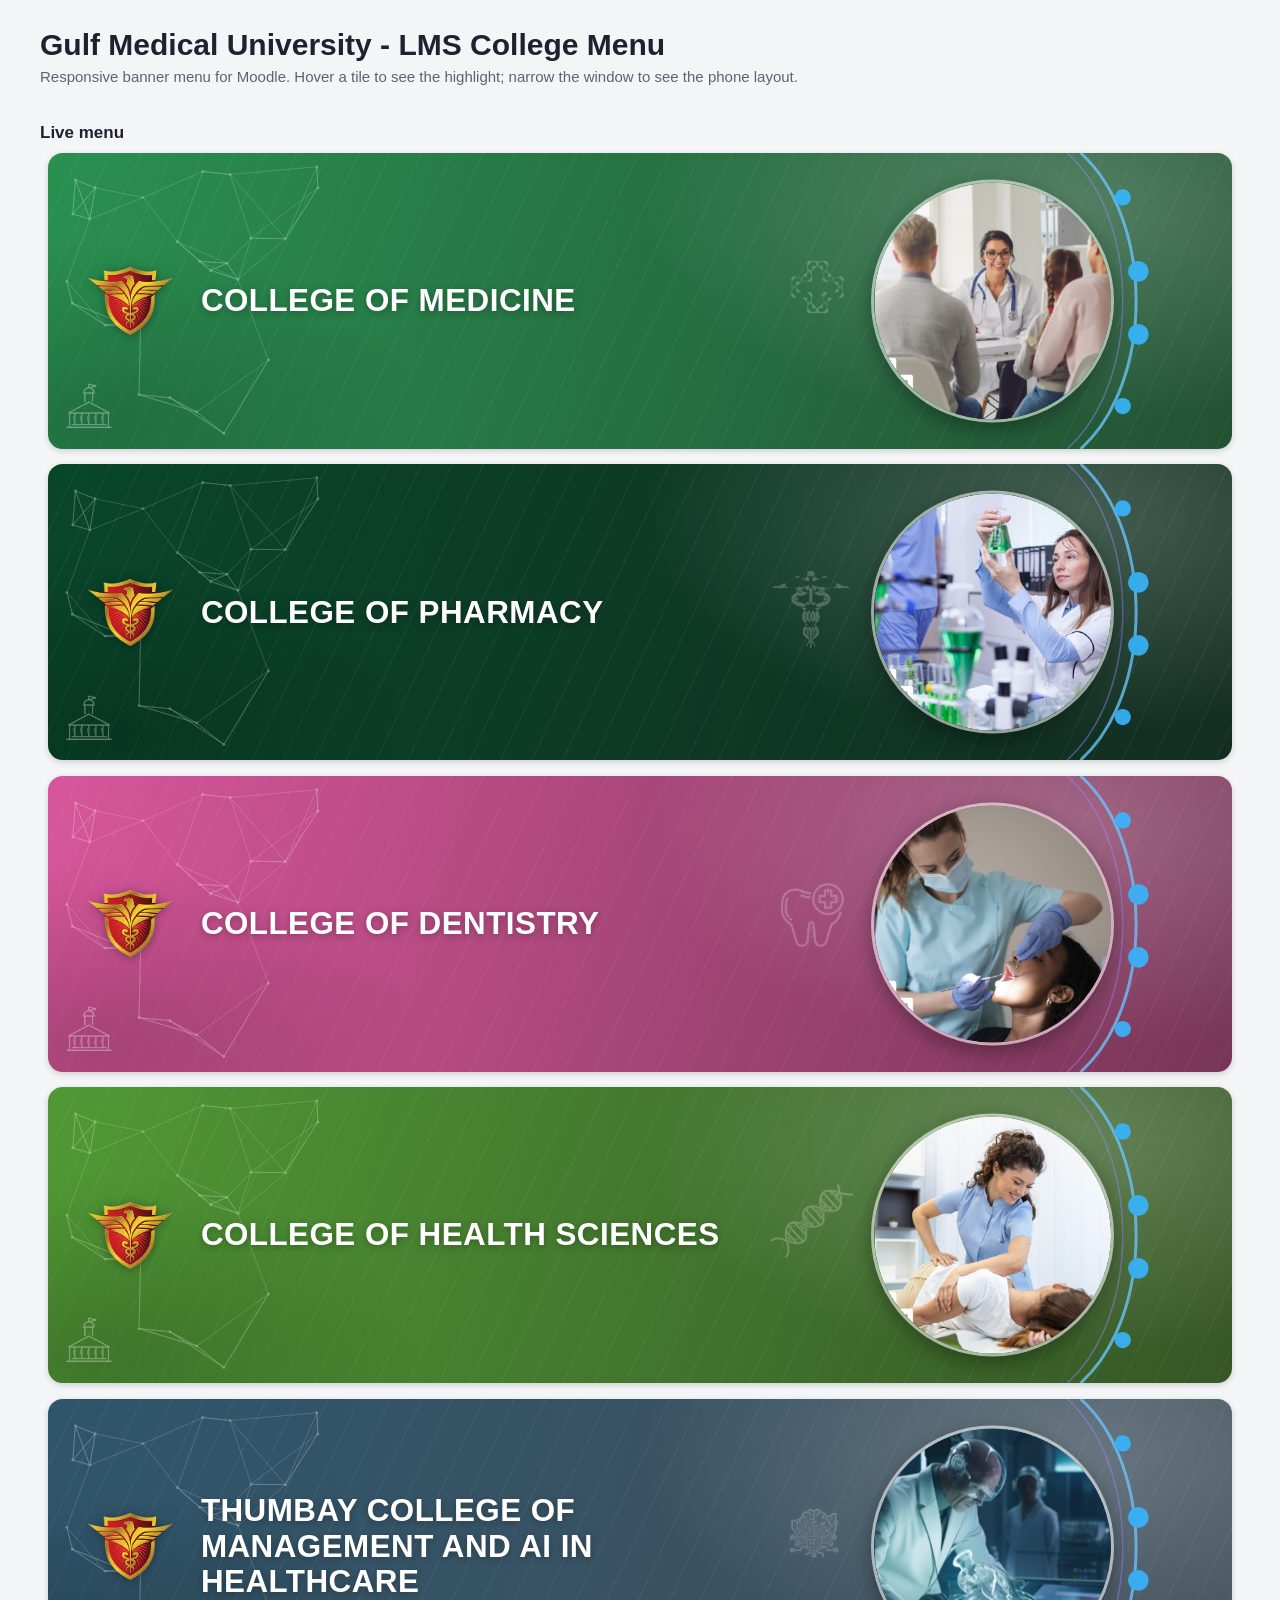
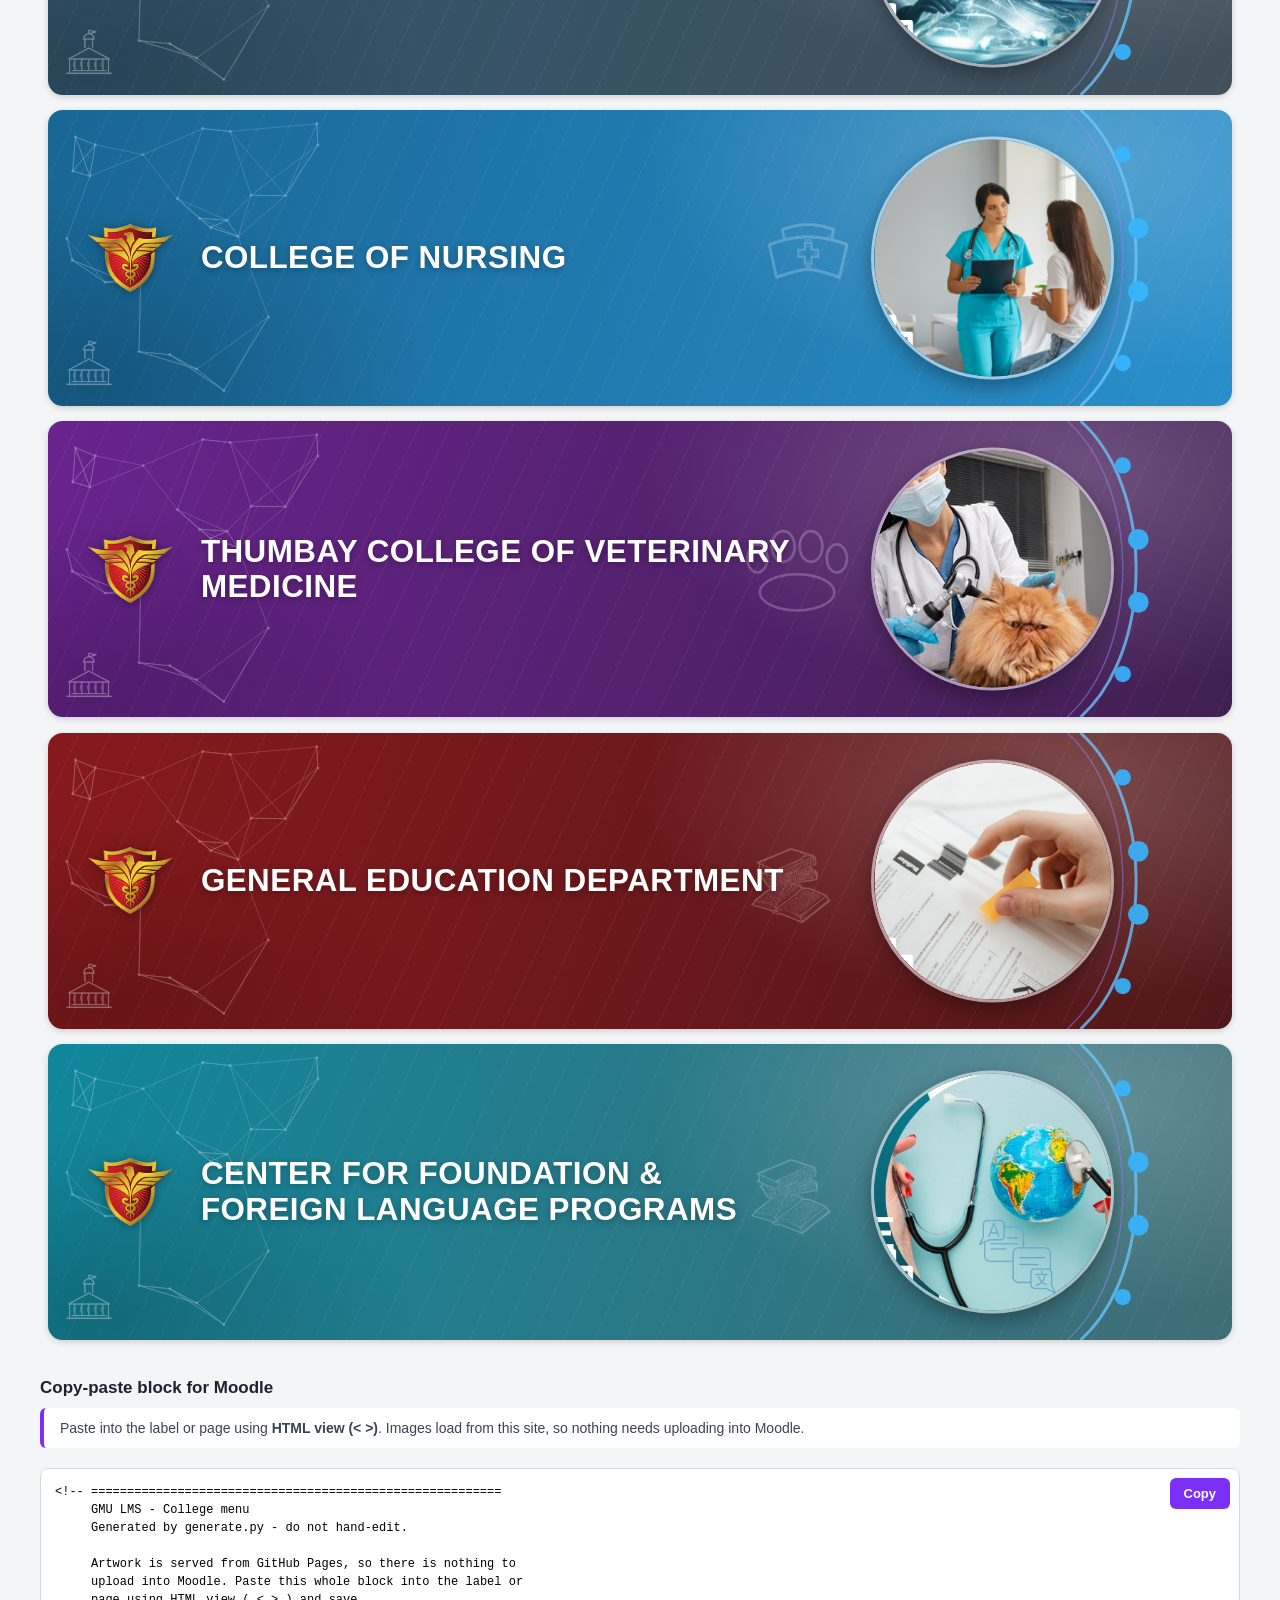
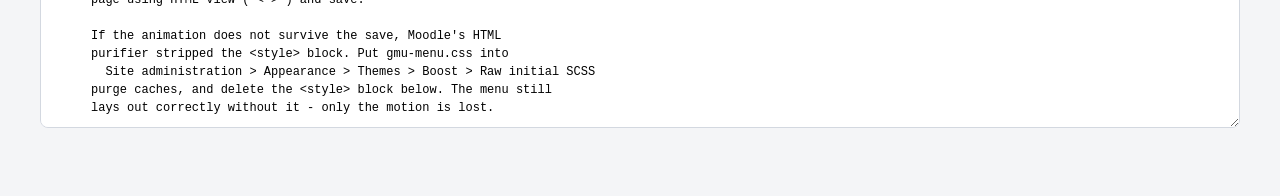
<file: index.html>
<!DOCTYPE html>
<html lang="en">
<head>
<meta charset="utf-8">
<meta name="viewport" content="width=device-width, initial-scale=1">
<title>GMU LMS - College Menu</title>
<script src="assets/particles.js" defer></script>
<style>
body { margin:0; font-family:-apple-system,Segoe UI,Roboto,Arial,sans-serif;
        background:#f4f5f7; color:#1c2230; }
.wrap { max-width:1200px; margin:0 auto; padding:28px 16px 64px; }
h1 { font-size:clamp(20px,3.4vw,30px); margin:0 0 6px; }
p.sub { margin:0 0 28px; color:#5a6473; font-size:15px; }
h2 { font-size:17px; margin:38px 0 10px; }
.note { background:#fff; border-left:4px solid #7b2ff7; padding:12px 16px;
         border-radius:6px; font-size:14px; color:#3a4354; margin:0 0 20px; }
.codebox { position:relative; }
textarea { width:100%; height:260px; font-family:ui-monospace,Consolas,monospace;
            font-size:12px; line-height:1.5; padding:14px; border:1px solid #d3d8e0;
            border-radius:8px; background:#fff; resize:vertical; box-sizing:border-box; }
button { position:absolute; top:10px; right:10px; background:#7b2ff7; color:#fff;
          border:0; border-radius:6px; padding:8px 14px; font-size:13px;
          font-weight:600; cursor:pointer; }
button:hover { background:#6825d1; }
code.inline { background:#e9ecf1; padding:2px 6px; border-radius:4px; font-size:13px; }
</style>
<style>
/* =========================================================
   GMU LMS - College menu  (v2, full redesign)

   WHAT CHANGED FROM v1
   The college name used to be baked into each banner PNG. That forced
   a crop trick on phones - shrink the whole 4:1 image and the title
   became ~11px tall, so the CSS cropped the banner from the right to
   enlarge it. Titles are now real HTML text over a generated card, so
   they scale, wrap, translate, and are selectable. The crop hack and
   its measured 58.6% limit are gone.

   WHY EVERY SIZE IS IN vw / %
   The Moodle embed is an iframe, and Moodle's purifier strips <script>,
   so the frame cannot report its height to the parent. Instead the page
   is built so its height is EXACTLY proportional to its width, letting a
   single CSS aspect-ratio fit the frame with no JavaScript. That only
   holds if every vertical dimension scales with width - hence vw for
   type and %, not px, for spacing. A stray px value here will desync
   the iframe height. See generate.py.

   Inside an iframe 1vw = 1% of the IFRAME width, which is what we want.

   Prefix "gmu-" throughout so nothing collides with Boost.
   ========================================================= */

.gmu-menu {
  max-width: 1200px;
  margin: 0 auto;
  padding: 0 8px;
  box-sizing: border-box;
}

/* ---------------- the card ---------------- */
.gmu-tile {
  display: block;
  position: relative;
  overflow: hidden;
  text-decoration: none;
  aspect-ratio: 4 / 1;                       /* desktop default */
  /* Gap is a PERCENTAGE, which resolves against width, so total page height
     stays exactly proportional to width and the iframe aspect-ratio holds.
     generate.py parses this number - do not switch it to px. */
  margin: 0 0 1.3%;
  border-radius: 1.15vw;
  background: linear-gradient(105deg, var(--from) 0%, var(--to) 100%);
  box-shadow: 0 0.15vw 0.5vw rgba(0,0,0,.16);
  isolation: isolate;
  transform: translateZ(0);
  transition: transform .35s cubic-bezier(.2,.7,.3,1),
              box-shadow .35s cubic-bezier(.2,.7,.3,1);
}

.gmu-tile:last-child { margin-bottom: 0; }

/* =========================================================
   DECORATIVE LAYERS
   The v1 banners carried a graphic language that v2 lost: a
   constellation of linked nodes down the left, a blue arc with
   dots on the right, and a subject line-icon per college. Those
   icons ARE the originals, lifted out of the artwork as white
   alpha PNGs so they can be tinted and scaled freely. The paw and
   the campus building are drawn to match, because Veterinary had
   inherited Medicine's cross and no building mark existed.

   Every layer is sized in %, so the page stays exactly
   proportional to its width - see the note at the top of this file.
   ========================================================= */

/* soft bloom + faint diagonal hatching */
.gmu-tile__bg {
  position: absolute;
  inset: 0;
  pointer-events: none;
  z-index: 0;
  background:
    radial-gradient(58% 120% at 86% 18%, rgba(255,255,255,.22), transparent 62%),
    radial-gradient(40% 90% at 4% 92%, rgba(0,0,0,.20), transparent 70%),
    repeating-linear-gradient(115deg,
      rgba(255,255,255,.055) 0 1px, transparent 1px 2.2vw);
}

/* constellation, far left */
.gmu-tile__mesh {
  position: absolute;
  left: 0; top: 0; bottom: 0;
  width: 24%;
  pointer-events: none;
  opacity: .40;
  z-index: 0;
  background: url("assets/deco/constellation.svg") left center / 100% 100% no-repeat;
}

/* campus building mark, bottom-left - sits below the shield, not behind it */
.gmu-tile__building {
  position: absolute;
  left: 1.2%;
  bottom: 6%;
  width: 4.6%;
  aspect-ratio: 169 / 152;
  pointer-events: none;
  opacity: .34;
  z-index: 1;
  background: url("assets/deco/building.png") center / contain no-repeat;
}

/* Blue arc. It must clear the photo's right edge or it is invisible:
   background-size:contain renders it at height/2 wide regardless of the
   box, so an over-wide box just centres it behind the circle. The photo
   sits at right:10% to leave this gap, as the v1 banners did. */
.gmu-tile__arc {
  position: absolute;
  right: 1.5%;
  top: 0; bottom: 0;
  width: 15%;
  pointer-events: none;
  opacity: .9;
  z-index: 1;
  background: url("assets/deco/arc.svg") center / contain no-repeat;
}

/* subject line-icon, watermarked between the title and the photo */
.gmu-tile__icon {
  position: absolute;
  right: 32%;
  top: 50%;
  transform: translateY(-50%);
  width: 9.5%;
  pointer-events: none;
  opacity: .22;
  z-index: 1;
}

/* =========================================================
   NODE NETWORK
   Sparse linked nodes drawn to a canvas by assets/particles.js, one
   per tile, nudged aside by the cursor. This replaced three layers of
   CSS dot-fields: those were a drifting dust cloud that could not react
   to the pointer, and were too busy.

   The container is zero-size and the canvas inside it is absolutely
   positioned, so nothing here participates in layout - the iframe
   height stays a fixed ratio of its width.

   pointer-events:none matters: each tile is a link, and the canvas
   covers it completely. The script tracks the pointer on window.

   Without JavaScript this stays empty and the card keeps its
   gradient, mesh, arc, icon and photo.
   ========================================================= */
.gmu-tile__particles {
  position: absolute;
  inset: 0;
  z-index: 1;
  pointer-events: none;
  overflow: hidden;
}

.gmu-tile__particles canvas {
  position: absolute;
  top: 0;
  left: 0;
  pointer-events: none;
  opacity: .85;
  transition: opacity .35s ease;
}

@media (hover: hover) {
  .gmu-tile:hover .gmu-tile__particles canvas { opacity: 1; }
}

/* ---------------- content ---------------- */
.gmu-tile__body {
  position: absolute;
  inset: 0;
  display: flex;
  align-items: center;
  gap: 2.2vw;
  /* Right padding must clear the photo, which starts at 100% - 10% - 20% = 70%.
     Keep a margin: text ending flush against the circle reads as a collision. */
  padding: 0 36% 0 3.4%;
  box-sizing: border-box;
  z-index: 2;
}

.gmu-tile__shield {
  flex: 0 0 auto;
  width: 6.6vw;
  height: auto;
  display: block;
  filter: drop-shadow(0 0.15vw 0.35vw rgba(0,0,0,.35));
}

.gmu-tile__name {
  font-family: Montserrat, "Segoe UI", Arial, sans-serif;
  font-weight: 800;
  font-size: 2.45vw;
  line-height: 1.14;
  letter-spacing: .015em;
  text-transform: uppercase;
  color: #fff;
  text-shadow: 0 0.15vw 0.6vw rgba(0,0,0,.28);
}

/* ---------------- photo ---------------- */
.gmu-tile__photo {
  position: absolute;
  right: 10%;
  top: 50%;
  transform: translateY(-50%);
  width: 20%;
  aspect-ratio: 1;
  object-fit: cover;
  border-radius: 50%;
  border: 0.3vw solid rgba(255,255,255,.55);
  box-shadow: 0 0.5vw 1.6vw rgba(0,0,0,.34);
  z-index: 2;
  transition: transform .55s cubic-bezier(.2,.7,.3,1);
}

/* ---------------- entrance ---------------- */
@keyframes gmu-rise {
  from { opacity: 0; transform: translateY(18px); }
  to   { opacity: 1; transform: translateY(0); }
}
.gmu-tile {
  opacity: 0;
  animation: gmu-rise .6s cubic-bezier(.2,.7,.3,1) forwards;
}
.gmu-tile:nth-child(1) { animation-delay: .05s; }
.gmu-tile:nth-child(2) { animation-delay: .11s; }
.gmu-tile:nth-child(3) { animation-delay: .17s; }
.gmu-tile:nth-child(4) { animation-delay: .23s; }
.gmu-tile:nth-child(5) { animation-delay: .29s; }
.gmu-tile:nth-child(6) { animation-delay: .35s; }
.gmu-tile:nth-child(7) { animation-delay: .41s; }
.gmu-tile:nth-child(8) { animation-delay: .47s; }
.gmu-tile:nth-child(9) { animation-delay: .53s; }

/* ---------------- hover / focus ---------------- */
@media (hover: hover) {
  .gmu-tile:hover {
    transform: translateY(-0.4vw);
    box-shadow: 0 1.1vw 2.4vw rgba(0,0,0,.32);
  }
  .gmu-tile:hover .gmu-tile__photo { transform: translateY(-50%) scale(1.07); }
  .gmu-tile:hover::after {
    opacity: 1;
    animation: gmu-sweep .85s cubic-bezier(.25,.6,.3,1);
  }
}

/* highlight ring */
.gmu-tile::before {
  content: "";
  position: absolute;
  inset: 0;
  border-radius: inherit;
  border: 0.16vw solid rgba(255,255,255,.85);
  opacity: 0;
  pointer-events: none;
  transition: opacity .35s ease;
  z-index: 3;
}
.gmu-tile:hover::before,
.gmu-tile:focus-visible::before { opacity: 1; }

/* shine sweep */
.gmu-tile::after {
  content: "";
  position: absolute;
  top: 0; bottom: 0;
  left: -60%;
  width: 45%;
  pointer-events: none;
  z-index: 3;
  background: linear-gradient(100deg,
              rgba(255,255,255,0) 0%,
              rgba(255,255,255,.34) 50%,
              rgba(255,255,255,0) 100%);
  transform: skewX(-18deg);
  opacity: 0;
}
@keyframes gmu-sweep {
  from { left: -60%; }
  to   { left: 115%; }
}

.gmu-tile:focus-visible {
  outline: 0.25vw solid #ffd34d;
  outline-offset: 0.25vw;
}

/* =========================================================
   DEVICE BANDS
   Only the tile aspect and the type scale change. Because the
   title is live text, nothing is ever cropped - the card simply
   gets proportionally taller and the type proportionally larger
   on small screens. Keep these in sync with BANDS in generate.py,
   which derives the iframe height from them.
   ========================================================= */

/* large phone / small tablet */
@media (max-width: 780px) {
  .gmu-tile        { aspect-ratio: 16 / 5; border-radius: 1.6vw; }
  .gmu-tile__name  { font-size: 3.1vw; }
  .gmu-tile__shield{ width: 8vw; }
  .gmu-tile__body  { padding-right: 33%; gap: 2.4vw; }
}

/* small phone */
@media (max-width: 430px) {
  .gmu-tile        { aspect-ratio: 12 / 5; border-radius: 2.2vw; }
  .gmu-tile__name  { font-size: 4.15vw; }
  .gmu-tile__shield{ width: 10vw; }
  .gmu-tile__body  { padding: 0 37% 0 4.5%; gap: 3vw; }
  .gmu-tile__photo { width: 22%; border-width: 0.5vw; }
}

/* ---------------- reduced motion ---------------- */
@media (prefers-reduced-motion: reduce) {
  .gmu-tile, .gmu-tile__photo {
    animation: none !important;
    transition: none !important;
    opacity: 1 !important;
  }
  .gmu-tile { transform: none !important; }
  .gmu-tile__photo { transform: translateY(-50%) !important; }
  .gmu-tile::after { display: none; }
  /* particles.js also checks prefers-reduced-motion and draws a
     single static frame instead of animating. */
}
</style>
</head>
<body>
<div class="wrap">

  <h1>Gulf Medical University - LMS College Menu</h1>
  <p class="sub">Responsive banner menu for Moodle. Hover a tile to see the highlight;
     narrow the window to see the phone layout.</p>

  <h2>Live menu</h2>
<div class="gmu-menu" style="max-width:1200px;margin:0 auto;padding:0 8px;box-sizing:border-box;">

  <a class="gmu-tile" href="https://lms.gmu.ac.ae/moodle/course/index.php?categoryid=2"
     style="--from:#299050;--to:#235233">
    <span class="gmu-tile__bg"></span>
    <span class="gmu-tile__mesh"></span>
    <span class="gmu-tile__building"></span>
    <span class="gmu-tile__arc"></span>
    <span class="gmu-tile__particles"></span>
    <img class="gmu-tile__icon" src="assets/icons/01-college-of-medicine.png" alt="">
    <span class="gmu-tile__body">
      <img class="gmu-tile__shield" src="assets/shield.png" alt="">
      <span class="gmu-tile__name">College of Medicine</span>
    </span>
    <img class="gmu-tile__photo" src="assets/photos/01-college-of-medicine.png" alt="">
  </a>

  <a class="gmu-tile" href="https://lms.gmu.ac.ae/moodle/course/index.php?categoryid=4"
     style="--from:#08462a;--to:#132e21">
    <span class="gmu-tile__bg"></span>
    <span class="gmu-tile__mesh"></span>
    <span class="gmu-tile__building"></span>
    <span class="gmu-tile__arc"></span>
    <span class="gmu-tile__particles"></span>
    <img class="gmu-tile__icon" src="assets/icons/02-college-of-pharmacy.png" alt="">
    <span class="gmu-tile__body">
      <img class="gmu-tile__shield" src="assets/shield.png" alt="">
      <span class="gmu-tile__name">College of Pharmacy</span>
    </span>
    <img class="gmu-tile__photo" src="assets/photos/02-college-of-pharmacy.png" alt="">
  </a>

  <a class="gmu-tile" href="https://lms.gmu.ac.ae/moodle/course/index.php?categoryid=3"
     style="--from:#d7569b;--to:#773657">
    <span class="gmu-tile__bg"></span>
    <span class="gmu-tile__mesh"></span>
    <span class="gmu-tile__building"></span>
    <span class="gmu-tile__arc"></span>
    <span class="gmu-tile__particles"></span>
    <img class="gmu-tile__icon" src="assets/icons/03-college-of-dentistry.png" alt="">
    <span class="gmu-tile__body">
      <img class="gmu-tile__shield" src="assets/shield.png" alt="">
      <span class="gmu-tile__name">College of Dentistry</span>
    </span>
    <img class="gmu-tile__photo" src="assets/photos/03-college-of-dentistry.png" alt="">
  </a>

  <a class="gmu-tile" href="https://lms.gmu.ac.ae/moodle/course/index.php?categoryid=5"
     style="--from:#509935;--to:#365626">
    <span class="gmu-tile__bg"></span>
    <span class="gmu-tile__mesh"></span>
    <span class="gmu-tile__building"></span>
    <span class="gmu-tile__arc"></span>
    <span class="gmu-tile__particles"></span>
    <img class="gmu-tile__icon" src="assets/icons/04-college-of-health-sciences.png" alt="">
    <span class="gmu-tile__body">
      <img class="gmu-tile__shield" src="assets/shield.png" alt="">
      <span class="gmu-tile__name">College of Health Sciences</span>
    </span>
    <img class="gmu-tile__photo" src="assets/photos/04-college-of-health-sciences.png" alt="">
  </a>

  <a class="gmu-tile" href="https://lms.gmu.ac.ae/moodle/course/index.php?categoryid=6"
     style="--from:#2f556b;--to:#42505b">
    <span class="gmu-tile__bg"></span>
    <span class="gmu-tile__mesh"></span>
    <span class="gmu-tile__building"></span>
    <span class="gmu-tile__arc"></span>
    <span class="gmu-tile__particles"></span>
    <img class="gmu-tile__icon" src="assets/icons/05-management-and-ai.png" alt="">
    <span class="gmu-tile__body">
      <img class="gmu-tile__shield" src="assets/shield.png" alt="">
      <span class="gmu-tile__name">Thumbay College of Management and AI in Healthcare</span>
    </span>
    <img class="gmu-tile__photo" src="assets/photos/05-management-and-ai.png" alt="">
  </a>

  <a class="gmu-tile" href="https://lms.gmu.ac.ae/moodle/course/index.php?categoryid=541"
     style="--from:#186694;--to:#298fcb">
    <span class="gmu-tile__bg"></span>
    <span class="gmu-tile__mesh"></span>
    <span class="gmu-tile__building"></span>
    <span class="gmu-tile__arc"></span>
    <span class="gmu-tile__particles"></span>
    <img class="gmu-tile__icon" src="assets/icons/06-college-of-nursing.png" alt="">
    <span class="gmu-tile__body">
      <img class="gmu-tile__shield" src="assets/shield.png" alt="">
      <span class="gmu-tile__name">College of Nursing</span>
    </span>
    <img class="gmu-tile__photo" src="assets/photos/06-college-of-nursing.png" alt="">
  </a>

  <a class="gmu-tile" href="https://lms.gmu.ac.ae/moodle/course/index.php?categoryid=2712"
     style="--from:#69238e;--to:#402051">
    <span class="gmu-tile__bg"></span>
    <span class="gmu-tile__mesh"></span>
    <span class="gmu-tile__building"></span>
    <span class="gmu-tile__arc"></span>
    <span class="gmu-tile__particles"></span>
    <img class="gmu-tile__icon" src="assets/icons/07-veterinary-medicine.png" alt="">
    <span class="gmu-tile__body">
      <img class="gmu-tile__shield" src="assets/shield.png" alt="">
      <span class="gmu-tile__name">Thumbay College of Veterinary Medicine</span>
    </span>
    <img class="gmu-tile__photo" src="assets/photos/07-veterinary-medicine.png" alt="">
  </a>

  <a class="gmu-tile" href="https://lms.gmu.ac.ae/moodle/course/index.php?categoryid=1527"
     style="--from:#87191d;--to:#50181a">
    <span class="gmu-tile__bg"></span>
    <span class="gmu-tile__mesh"></span>
    <span class="gmu-tile__building"></span>
    <span class="gmu-tile__arc"></span>
    <span class="gmu-tile__particles"></span>
    <img class="gmu-tile__icon" src="assets/icons/08-general-education-department.png" alt="">
    <span class="gmu-tile__body">
      <img class="gmu-tile__shield" src="assets/shield.png" alt="">
      <span class="gmu-tile__name">General Education Department</span>
    </span>
    <img class="gmu-tile__photo" src="assets/photos/08-general-education-department.png" alt="">
  </a>

  <a class="gmu-tile" href="https://lms.gmu.ac.ae/moodle/course/index.php?categoryid=2200"
     style="--from:#10869b;--to:#406d75">
    <span class="gmu-tile__bg"></span>
    <span class="gmu-tile__mesh"></span>
    <span class="gmu-tile__building"></span>
    <span class="gmu-tile__arc"></span>
    <span class="gmu-tile__particles"></span>
    <img class="gmu-tile__icon" src="assets/icons/09-foundation-foreign-language.png" alt="">
    <span class="gmu-tile__body">
      <img class="gmu-tile__shield" src="assets/shield.png" alt="">
      <span class="gmu-tile__name">Center for Foundation &amp; Foreign Language Programs</span>
    </span>
    <img class="gmu-tile__photo" src="assets/photos/09-foundation-foreign-language.png" alt="">
  </a>

</div>

  <h2>Copy-paste block for Moodle</h2>
  <div class="note">
    Paste into the label or page using <strong>HTML view (&lt; &gt;)</strong>.
    Images load from this site, so nothing needs uploading into Moodle.
  </div>
  <div class="codebox">
    <button onclick="var t=document.getElementById('snip');t.select();
            document.execCommand('copy');this.textContent='Copied';">Copy</button>
    <textarea id="snip" readonly>&lt;!-- =========================================================
     GMU LMS - College menu
     Generated by generate.py - do not hand-edit.

     Artwork is served from GitHub Pages, so there is nothing to
     upload into Moodle. Paste this whole block into the label or
     page using HTML view ( &lt; &gt; ) and save.

     If the animation does not survive the save, Moodle&#x27;s HTML
     purifier stripped the &lt;style&gt; block. Put gmu-menu.css into
       Site administration &gt; Appearance &gt; Themes &gt; Boost &gt; Raw initial SCSS
     purge caches, and delete the &lt;style&gt; block below. The menu still
     lays out correctly without it - only the motion is lost.

     Artwork source: https://mygmu.github.io/MOODLE-MENU/assets/
     ========================================================= --&gt;

&lt;style&gt;
/* =========================================================
   GMU LMS - College menu  (v2, full redesign)

   WHAT CHANGED FROM v1
   The college name used to be baked into each banner PNG. That forced
   a crop trick on phones - shrink the whole 4:1 image and the title
   became ~11px tall, so the CSS cropped the banner from the right to
   enlarge it. Titles are now real HTML text over a generated card, so
   they scale, wrap, translate, and are selectable. The crop hack and
   its measured 58.6% limit are gone.

   WHY EVERY SIZE IS IN vw / %
   The Moodle embed is an iframe, and Moodle&#x27;s purifier strips &lt;script&gt;,
   so the frame cannot report its height to the parent. Instead the page
   is built so its height is EXACTLY proportional to its width, letting a
   single CSS aspect-ratio fit the frame with no JavaScript. That only
   holds if every vertical dimension scales with width - hence vw for
   type and %, not px, for spacing. A stray px value here will desync
   the iframe height. See generate.py.

   Inside an iframe 1vw = 1% of the IFRAME width, which is what we want.

   Prefix &quot;gmu-&quot; throughout so nothing collides with Boost.
   ========================================================= */

.gmu-menu {
  max-width: 1200px;
  margin: 0 auto;
  padding: 0 8px;
  box-sizing: border-box;
}

/* ---------------- the card ---------------- */
.gmu-tile {
  display: block;
  position: relative;
  overflow: hidden;
  text-decoration: none;
  aspect-ratio: 4 / 1;                       /* desktop default */
  /* Gap is a PERCENTAGE, which resolves against width, so total page height
     stays exactly proportional to width and the iframe aspect-ratio holds.
     generate.py parses this number - do not switch it to px. */
  margin: 0 0 1.3%;
  border-radius: 1.15vw;
  background: linear-gradient(105deg, var(--from) 0%, var(--to) 100%);
  box-shadow: 0 0.15vw 0.5vw rgba(0,0,0,.16);
  isolation: isolate;
  transform: translateZ(0);
  transition: transform .35s cubic-bezier(.2,.7,.3,1),
              box-shadow .35s cubic-bezier(.2,.7,.3,1);
}

.gmu-tile:last-child { margin-bottom: 0; }

/* =========================================================
   DECORATIVE LAYERS
   The v1 banners carried a graphic language that v2 lost: a
   constellation of linked nodes down the left, a blue arc with
   dots on the right, and a subject line-icon per college. Those
   icons ARE the originals, lifted out of the artwork as white
   alpha PNGs so they can be tinted and scaled freely. The paw and
   the campus building are drawn to match, because Veterinary had
   inherited Medicine&#x27;s cross and no building mark existed.

   Every layer is sized in %, so the page stays exactly
   proportional to its width - see the note at the top of this file.
   ========================================================= */

/* soft bloom + faint diagonal hatching */
.gmu-tile__bg {
  position: absolute;
  inset: 0;
  pointer-events: none;
  z-index: 0;
  background:
    radial-gradient(58% 120% at 86% 18%, rgba(255,255,255,.22), transparent 62%),
    radial-gradient(40% 90% at 4% 92%, rgba(0,0,0,.20), transparent 70%),
    repeating-linear-gradient(115deg,
      rgba(255,255,255,.055) 0 1px, transparent 1px 2.2vw);
}

/* constellation, far left */
.gmu-tile__mesh {
  position: absolute;
  left: 0; top: 0; bottom: 0;
  width: 24%;
  pointer-events: none;
  opacity: .40;
  z-index: 0;
  background: url(&quot;https://mygmu.github.io/MOODLE-MENU/assets/deco/constellation.svg&quot;) left center / 100% 100% no-repeat;
}

/* campus building mark, bottom-left - sits below the shield, not behind it */
.gmu-tile__building {
  position: absolute;
  left: 1.2%;
  bottom: 6%;
  width: 4.6%;
  aspect-ratio: 169 / 152;
  pointer-events: none;
  opacity: .34;
  z-index: 1;
  background: url(&quot;https://mygmu.github.io/MOODLE-MENU/assets/deco/building.png&quot;) center / contain no-repeat;
}

/* Blue arc. It must clear the photo&#x27;s right edge or it is invisible:
   background-size:contain renders it at height/2 wide regardless of the
   box, so an over-wide box just centres it behind the circle. The photo
   sits at right:10% to leave this gap, as the v1 banners did. */
.gmu-tile__arc {
  position: absolute;
  right: 1.5%;
  top: 0; bottom: 0;
  width: 15%;
  pointer-events: none;
  opacity: .9;
  z-index: 1;
  background: url(&quot;https://mygmu.github.io/MOODLE-MENU/assets/deco/arc.svg&quot;) center / contain no-repeat;
}

/* subject line-icon, watermarked between the title and the photo */
.gmu-tile__icon {
  position: absolute;
  right: 32%;
  top: 50%;
  transform: translateY(-50%);
  width: 9.5%;
  pointer-events: none;
  opacity: .22;
  z-index: 1;
}

/* =========================================================
   NODE NETWORK
   Sparse linked nodes drawn to a canvas by assets/particles.js, one
   per tile, nudged aside by the cursor. This replaced three layers of
   CSS dot-fields: those were a drifting dust cloud that could not react
   to the pointer, and were too busy.

   The container is zero-size and the canvas inside it is absolutely
   positioned, so nothing here participates in layout - the iframe
   height stays a fixed ratio of its width.

   pointer-events:none matters: each tile is a link, and the canvas
   covers it completely. The script tracks the pointer on window.

   Without JavaScript this stays empty and the card keeps its
   gradient, mesh, arc, icon and photo.
   ========================================================= */
.gmu-tile__particles {
  position: absolute;
  inset: 0;
  z-index: 1;
  pointer-events: none;
  overflow: hidden;
}

.gmu-tile__particles canvas {
  position: absolute;
  top: 0;
  left: 0;
  pointer-events: none;
  opacity: .85;
  transition: opacity .35s ease;
}

@media (hover: hover) {
  .gmu-tile:hover .gmu-tile__particles canvas { opacity: 1; }
}

/* ---------------- content ---------------- */
.gmu-tile__body {
  position: absolute;
  inset: 0;
  display: flex;
  align-items: center;
  gap: 2.2vw;
  /* Right padding must clear the photo, which starts at 100% - 10% - 20% = 70%.
     Keep a margin: text ending flush against the circle reads as a collision. */
  padding: 0 36% 0 3.4%;
  box-sizing: border-box;
  z-index: 2;
}

.gmu-tile__shield {
  flex: 0 0 auto;
  width: 6.6vw;
  height: auto;
  display: block;
  filter: drop-shadow(0 0.15vw 0.35vw rgba(0,0,0,.35));
}

.gmu-tile__name {
  font-family: Montserrat, &quot;Segoe UI&quot;, Arial, sans-serif;
  font-weight: 800;
  font-size: 2.45vw;
  line-height: 1.14;
  letter-spacing: .015em;
  text-transform: uppercase;
  color: #fff;
  text-shadow: 0 0.15vw 0.6vw rgba(0,0,0,.28);
}

/* ---------------- photo ---------------- */
.gmu-tile__photo {
  position: absolute;
  right: 10%;
  top: 50%;
  transform: translateY(-50%);
  width: 20%;
  aspect-ratio: 1;
  object-fit: cover;
  border-radius: 50%;
  border: 0.3vw solid rgba(255,255,255,.55);
  box-shadow: 0 0.5vw 1.6vw rgba(0,0,0,.34);
  z-index: 2;
  transition: transform .55s cubic-bezier(.2,.7,.3,1);
}

/* ---------------- entrance ---------------- */
@keyframes gmu-rise {
  from { opacity: 0; transform: translateY(18px); }
  to   { opacity: 1; transform: translateY(0); }
}
.gmu-tile {
  opacity: 0;
  animation: gmu-rise .6s cubic-bezier(.2,.7,.3,1) forwards;
}
.gmu-tile:nth-child(1) { animation-delay: .05s; }
.gmu-tile:nth-child(2) { animation-delay: .11s; }
.gmu-tile:nth-child(3) { animation-delay: .17s; }
.gmu-tile:nth-child(4) { animation-delay: .23s; }
.gmu-tile:nth-child(5) { animation-delay: .29s; }
.gmu-tile:nth-child(6) { animation-delay: .35s; }
.gmu-tile:nth-child(7) { animation-delay: .41s; }
.gmu-tile:nth-child(8) { animation-delay: .47s; }
.gmu-tile:nth-child(9) { animation-delay: .53s; }

/* ---------------- hover / focus ---------------- */
@media (hover: hover) {
  .gmu-tile:hover {
    transform: translateY(-0.4vw);
    box-shadow: 0 1.1vw 2.4vw rgba(0,0,0,.32);
  }
  .gmu-tile:hover .gmu-tile__photo { transform: translateY(-50%) scale(1.07); }
  .gmu-tile:hover::after {
    opacity: 1;
    animation: gmu-sweep .85s cubic-bezier(.25,.6,.3,1);
  }
}

/* highlight ring */
.gmu-tile::before {
  content: &quot;&quot;;
  position: absolute;
  inset: 0;
  border-radius: inherit;
  border: 0.16vw solid rgba(255,255,255,.85);
  opacity: 0;
  pointer-events: none;
  transition: opacity .35s ease;
  z-index: 3;
}
.gmu-tile:hover::before,
.gmu-tile:focus-visible::before { opacity: 1; }

/* shine sweep */
.gmu-tile::after {
  content: &quot;&quot;;
  position: absolute;
  top: 0; bottom: 0;
  left: -60%;
  width: 45%;
  pointer-events: none;
  z-index: 3;
  background: linear-gradient(100deg,
              rgba(255,255,255,0) 0%,
              rgba(255,255,255,.34) 50%,
              rgba(255,255,255,0) 100%);
  transform: skewX(-18deg);
  opacity: 0;
}
@keyframes gmu-sweep {
  from { left: -60%; }
  to   { left: 115%; }
}

.gmu-tile:focus-visible {
  outline: 0.25vw solid #ffd34d;
  outline-offset: 0.25vw;
}

/* =========================================================
   DEVICE BANDS
   Only the tile aspect and the type scale change. Because the
   title is live text, nothing is ever cropped - the card simply
   gets proportionally taller and the type proportionally larger
   on small screens. Keep these in sync with BANDS in generate.py,
   which derives the iframe height from them.
   ========================================================= */

/* large phone / small tablet */
@media (max-width: 780px) {
  .gmu-tile        { aspect-ratio: 16 / 5; border-radius: 1.6vw; }
  .gmu-tile__name  { font-size: 3.1vw; }
  .gmu-tile__shield{ width: 8vw; }
  .gmu-tile__body  { padding-right: 33%; gap: 2.4vw; }
}

/* small phone */
@media (max-width: 430px) {
  .gmu-tile        { aspect-ratio: 12 / 5; border-radius: 2.2vw; }
  .gmu-tile__name  { font-size: 4.15vw; }
  .gmu-tile__shield{ width: 10vw; }
  .gmu-tile__body  { padding: 0 37% 0 4.5%; gap: 3vw; }
  .gmu-tile__photo { width: 22%; border-width: 0.5vw; }
}

/* ---------------- reduced motion ---------------- */
@media (prefers-reduced-motion: reduce) {
  .gmu-tile, .gmu-tile__photo {
    animation: none !important;
    transition: none !important;
    opacity: 1 !important;
  }
  .gmu-tile { transform: none !important; }
  .gmu-tile__photo { transform: translateY(-50%) !important; }
  .gmu-tile::after { display: none; }
  /* particles.js also checks prefers-reduced-motion and draws a
     single static frame instead of animating. */
}
&lt;/style&gt;

&lt;div class=&quot;gmu-menu&quot; style=&quot;max-width:1200px;margin:0 auto;padding:0 8px;box-sizing:border-box;&quot;&gt;

  &lt;a class=&quot;gmu-tile&quot; href=&quot;https://lms.gmu.ac.ae/moodle/course/index.php?categoryid=2&quot;
     style=&quot;--from:#299050;--to:#235233&quot;&gt;
    &lt;span class=&quot;gmu-tile__bg&quot;&gt;&lt;/span&gt;
    &lt;span class=&quot;gmu-tile__mesh&quot;&gt;&lt;/span&gt;
    &lt;span class=&quot;gmu-tile__building&quot;&gt;&lt;/span&gt;
    &lt;span class=&quot;gmu-tile__arc&quot;&gt;&lt;/span&gt;
    &lt;span class=&quot;gmu-tile__particles&quot;&gt;&lt;/span&gt;
    &lt;img class=&quot;gmu-tile__icon&quot; src=&quot;https://mygmu.github.io/MOODLE-MENU/assets/icons/01-college-of-medicine.png&quot; alt=&quot;&quot;&gt;
    &lt;span class=&quot;gmu-tile__body&quot;&gt;
      &lt;img class=&quot;gmu-tile__shield&quot; src=&quot;https://mygmu.github.io/MOODLE-MENU/assets/shield.png&quot; alt=&quot;&quot;&gt;
      &lt;span class=&quot;gmu-tile__name&quot;&gt;College of Medicine&lt;/span&gt;
    &lt;/span&gt;
    &lt;img class=&quot;gmu-tile__photo&quot; src=&quot;https://mygmu.github.io/MOODLE-MENU/assets/photos/01-college-of-medicine.png&quot; alt=&quot;&quot;&gt;
  &lt;/a&gt;

  &lt;a class=&quot;gmu-tile&quot; href=&quot;https://lms.gmu.ac.ae/moodle/course/index.php?categoryid=4&quot;
     style=&quot;--from:#08462a;--to:#132e21&quot;&gt;
    &lt;span class=&quot;gmu-tile__bg&quot;&gt;&lt;/span&gt;
    &lt;span class=&quot;gmu-tile__mesh&quot;&gt;&lt;/span&gt;
    &lt;span class=&quot;gmu-tile__building&quot;&gt;&lt;/span&gt;
    &lt;span class=&quot;gmu-tile__arc&quot;&gt;&lt;/span&gt;
    &lt;span class=&quot;gmu-tile__particles&quot;&gt;&lt;/span&gt;
    &lt;img class=&quot;gmu-tile__icon&quot; src=&quot;https://mygmu.github.io/MOODLE-MENU/assets/icons/02-college-of-pharmacy.png&quot; alt=&quot;&quot;&gt;
    &lt;span class=&quot;gmu-tile__body&quot;&gt;
      &lt;img class=&quot;gmu-tile__shield&quot; src=&quot;https://mygmu.github.io/MOODLE-MENU/assets/shield.png&quot; alt=&quot;&quot;&gt;
      &lt;span class=&quot;gmu-tile__name&quot;&gt;College of Pharmacy&lt;/span&gt;
    &lt;/span&gt;
    &lt;img class=&quot;gmu-tile__photo&quot; src=&quot;https://mygmu.github.io/MOODLE-MENU/assets/photos/02-college-of-pharmacy.png&quot; alt=&quot;&quot;&gt;
  &lt;/a&gt;

  &lt;a class=&quot;gmu-tile&quot; href=&quot;https://lms.gmu.ac.ae/moodle/course/index.php?categoryid=3&quot;
     style=&quot;--from:#d7569b;--to:#773657&quot;&gt;
    &lt;span class=&quot;gmu-tile__bg&quot;&gt;&lt;/span&gt;
    &lt;span class=&quot;gmu-tile__mesh&quot;&gt;&lt;/span&gt;
    &lt;span class=&quot;gmu-tile__building&quot;&gt;&lt;/span&gt;
    &lt;span class=&quot;gmu-tile__arc&quot;&gt;&lt;/span&gt;
    &lt;span class=&quot;gmu-tile__particles&quot;&gt;&lt;/span&gt;
    &lt;img class=&quot;gmu-tile__icon&quot; src=&quot;https://mygmu.github.io/MOODLE-MENU/assets/icons/03-college-of-dentistry.png&quot; alt=&quot;&quot;&gt;
    &lt;span class=&quot;gmu-tile__body&quot;&gt;
      &lt;img class=&quot;gmu-tile__shield&quot; src=&quot;https://mygmu.github.io/MOODLE-MENU/assets/shield.png&quot; alt=&quot;&quot;&gt;
      &lt;span class=&quot;gmu-tile__name&quot;&gt;College of Dentistry&lt;/span&gt;
    &lt;/span&gt;
    &lt;img class=&quot;gmu-tile__photo&quot; src=&quot;https://mygmu.github.io/MOODLE-MENU/assets/photos/03-college-of-dentistry.png&quot; alt=&quot;&quot;&gt;
  &lt;/a&gt;

  &lt;a class=&quot;gmu-tile&quot; href=&quot;https://lms.gmu.ac.ae/moodle/course/index.php?categoryid=5&quot;
     style=&quot;--from:#509935;--to:#365626&quot;&gt;
    &lt;span class=&quot;gmu-tile__bg&quot;&gt;&lt;/span&gt;
    &lt;span class=&quot;gmu-tile__mesh&quot;&gt;&lt;/span&gt;
    &lt;span class=&quot;gmu-tile__building&quot;&gt;&lt;/span&gt;
    &lt;span class=&quot;gmu-tile__arc&quot;&gt;&lt;/span&gt;
    &lt;span class=&quot;gmu-tile__particles&quot;&gt;&lt;/span&gt;
    &lt;img class=&quot;gmu-tile__icon&quot; src=&quot;https://mygmu.github.io/MOODLE-MENU/assets/icons/04-college-of-health-sciences.png&quot; alt=&quot;&quot;&gt;
    &lt;span class=&quot;gmu-tile__body&quot;&gt;
      &lt;img class=&quot;gmu-tile__shield&quot; src=&quot;https://mygmu.github.io/MOODLE-MENU/assets/shield.png&quot; alt=&quot;&quot;&gt;
      &lt;span class=&quot;gmu-tile__name&quot;&gt;College of Health Sciences&lt;/span&gt;
    &lt;/span&gt;
    &lt;img class=&quot;gmu-tile__photo&quot; src=&quot;https://mygmu.github.io/MOODLE-MENU/assets/photos/04-college-of-health-sciences.png&quot; alt=&quot;&quot;&gt;
  &lt;/a&gt;

  &lt;a class=&quot;gmu-tile&quot; href=&quot;https://lms.gmu.ac.ae/moodle/course/index.php?categoryid=6&quot;
     style=&quot;--from:#2f556b;--to:#42505b&quot;&gt;
    &lt;span class=&quot;gmu-tile__bg&quot;&gt;&lt;/span&gt;
    &lt;span class=&quot;gmu-tile__mesh&quot;&gt;&lt;/span&gt;
    &lt;span class=&quot;gmu-tile__building&quot;&gt;&lt;/span&gt;
    &lt;span class=&quot;gmu-tile__arc&quot;&gt;&lt;/span&gt;
    &lt;span class=&quot;gmu-tile__particles&quot;&gt;&lt;/span&gt;
    &lt;img class=&quot;gmu-tile__icon&quot; src=&quot;https://mygmu.github.io/MOODLE-MENU/assets/icons/05-management-and-ai.png&quot; alt=&quot;&quot;&gt;
    &lt;span class=&quot;gmu-tile__body&quot;&gt;
      &lt;img class=&quot;gmu-tile__shield&quot; src=&quot;https://mygmu.github.io/MOODLE-MENU/assets/shield.png&quot; alt=&quot;&quot;&gt;
      &lt;span class=&quot;gmu-tile__name&quot;&gt;Thumbay College of Management and AI in Healthcare&lt;/span&gt;
    &lt;/span&gt;
    &lt;img class=&quot;gmu-tile__photo&quot; src=&quot;https://mygmu.github.io/MOODLE-MENU/assets/photos/05-management-and-ai.png&quot; alt=&quot;&quot;&gt;
  &lt;/a&gt;

  &lt;a class=&quot;gmu-tile&quot; href=&quot;https://lms.gmu.ac.ae/moodle/course/index.php?categoryid=541&quot;
     style=&quot;--from:#186694;--to:#298fcb&quot;&gt;
    &lt;span class=&quot;gmu-tile__bg&quot;&gt;&lt;/span&gt;
    &lt;span class=&quot;gmu-tile__mesh&quot;&gt;&lt;/span&gt;
    &lt;span class=&quot;gmu-tile__building&quot;&gt;&lt;/span&gt;
    &lt;span class=&quot;gmu-tile__arc&quot;&gt;&lt;/span&gt;
    &lt;span class=&quot;gmu-tile__particles&quot;&gt;&lt;/span&gt;
    &lt;img class=&quot;gmu-tile__icon&quot; src=&quot;https://mygmu.github.io/MOODLE-MENU/assets/icons/06-college-of-nursing.png&quot; alt=&quot;&quot;&gt;
    &lt;span class=&quot;gmu-tile__body&quot;&gt;
      &lt;img class=&quot;gmu-tile__shield&quot; src=&quot;https://mygmu.github.io/MOODLE-MENU/assets/shield.png&quot; alt=&quot;&quot;&gt;
      &lt;span class=&quot;gmu-tile__name&quot;&gt;College of Nursing&lt;/span&gt;
    &lt;/span&gt;
    &lt;img class=&quot;gmu-tile__photo&quot; src=&quot;https://mygmu.github.io/MOODLE-MENU/assets/photos/06-college-of-nursing.png&quot; alt=&quot;&quot;&gt;
  &lt;/a&gt;

  &lt;a class=&quot;gmu-tile&quot; href=&quot;https://lms.gmu.ac.ae/moodle/course/index.php?categoryid=2712&quot;
     style=&quot;--from:#69238e;--to:#402051&quot;&gt;
    &lt;span class=&quot;gmu-tile__bg&quot;&gt;&lt;/span&gt;
    &lt;span class=&quot;gmu-tile__mesh&quot;&gt;&lt;/span&gt;
    &lt;span class=&quot;gmu-tile__building&quot;&gt;&lt;/span&gt;
    &lt;span class=&quot;gmu-tile__arc&quot;&gt;&lt;/span&gt;
    &lt;span class=&quot;gmu-tile__particles&quot;&gt;&lt;/span&gt;
    &lt;img class=&quot;gmu-tile__icon&quot; src=&quot;https://mygmu.github.io/MOODLE-MENU/assets/icons/07-veterinary-medicine.png&quot; alt=&quot;&quot;&gt;
    &lt;span class=&quot;gmu-tile__body&quot;&gt;
      &lt;img class=&quot;gmu-tile__shield&quot; src=&quot;https://mygmu.github.io/MOODLE-MENU/assets/shield.png&quot; alt=&quot;&quot;&gt;
      &lt;span class=&quot;gmu-tile__name&quot;&gt;Thumbay College of Veterinary Medicine&lt;/span&gt;
    &lt;/span&gt;
    &lt;img class=&quot;gmu-tile__photo&quot; src=&quot;https://mygmu.github.io/MOODLE-MENU/assets/photos/07-veterinary-medicine.png&quot; alt=&quot;&quot;&gt;
  &lt;/a&gt;

  &lt;a class=&quot;gmu-tile&quot; href=&quot;https://lms.gmu.ac.ae/moodle/course/index.php?categoryid=1527&quot;
     style=&quot;--from:#87191d;--to:#50181a&quot;&gt;
    &lt;span class=&quot;gmu-tile__bg&quot;&gt;&lt;/span&gt;
    &lt;span class=&quot;gmu-tile__mesh&quot;&gt;&lt;/span&gt;
    &lt;span class=&quot;gmu-tile__building&quot;&gt;&lt;/span&gt;
    &lt;span class=&quot;gmu-tile__arc&quot;&gt;&lt;/span&gt;
    &lt;span class=&quot;gmu-tile__particles&quot;&gt;&lt;/span&gt;
    &lt;img class=&quot;gmu-tile__icon&quot; src=&quot;https://mygmu.github.io/MOODLE-MENU/assets/icons/08-general-education-department.png&quot; alt=&quot;&quot;&gt;
    &lt;span class=&quot;gmu-tile__body&quot;&gt;
      &lt;img class=&quot;gmu-tile__shield&quot; src=&quot;https://mygmu.github.io/MOODLE-MENU/assets/shield.png&quot; alt=&quot;&quot;&gt;
      &lt;span class=&quot;gmu-tile__name&quot;&gt;General Education Department&lt;/span&gt;
    &lt;/span&gt;
    &lt;img class=&quot;gmu-tile__photo&quot; src=&quot;https://mygmu.github.io/MOODLE-MENU/assets/photos/08-general-education-department.png&quot; alt=&quot;&quot;&gt;
  &lt;/a&gt;

  &lt;a class=&quot;gmu-tile&quot; href=&quot;https://lms.gmu.ac.ae/moodle/course/index.php?categoryid=2200&quot;
     style=&quot;--from:#10869b;--to:#406d75&quot;&gt;
    &lt;span class=&quot;gmu-tile__bg&quot;&gt;&lt;/span&gt;
    &lt;span class=&quot;gmu-tile__mesh&quot;&gt;&lt;/span&gt;
    &lt;span class=&quot;gmu-tile__building&quot;&gt;&lt;/span&gt;
    &lt;span class=&quot;gmu-tile__arc&quot;&gt;&lt;/span&gt;
    &lt;span class=&quot;gmu-tile__particles&quot;&gt;&lt;/span&gt;
    &lt;img class=&quot;gmu-tile__icon&quot; src=&quot;https://mygmu.github.io/MOODLE-MENU/assets/icons/09-foundation-foreign-language.png&quot; alt=&quot;&quot;&gt;
    &lt;span class=&quot;gmu-tile__body&quot;&gt;
      &lt;img class=&quot;gmu-tile__shield&quot; src=&quot;https://mygmu.github.io/MOODLE-MENU/assets/shield.png&quot; alt=&quot;&quot;&gt;
      &lt;span class=&quot;gmu-tile__name&quot;&gt;Center for Foundation &amp;amp; Foreign Language Programs&lt;/span&gt;
    &lt;/span&gt;
    &lt;img class=&quot;gmu-tile__photo&quot; src=&quot;https://mygmu.github.io/MOODLE-MENU/assets/photos/09-foundation-foreign-language.png&quot; alt=&quot;&quot;&gt;
  &lt;/a&gt;

&lt;/div&gt;
</textarea>
  </div>

</div>
</body>
</html>
</file>
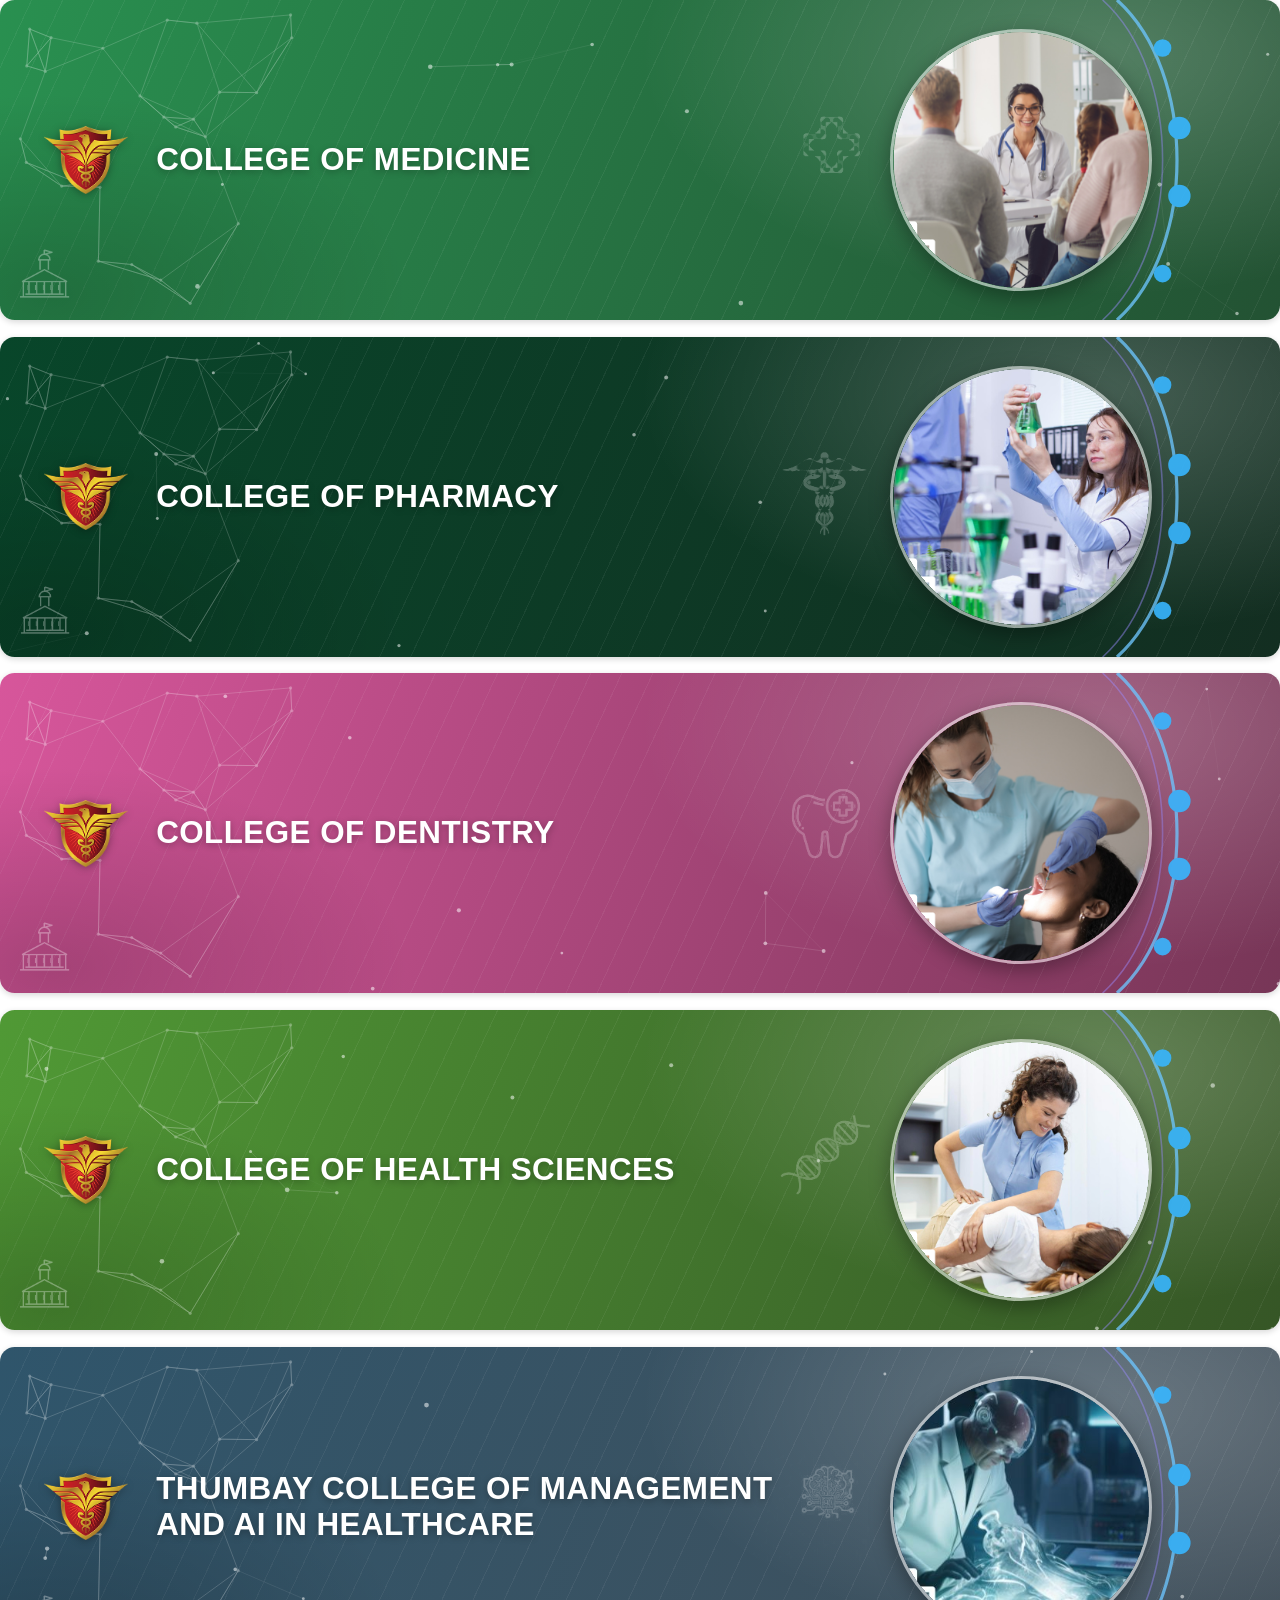
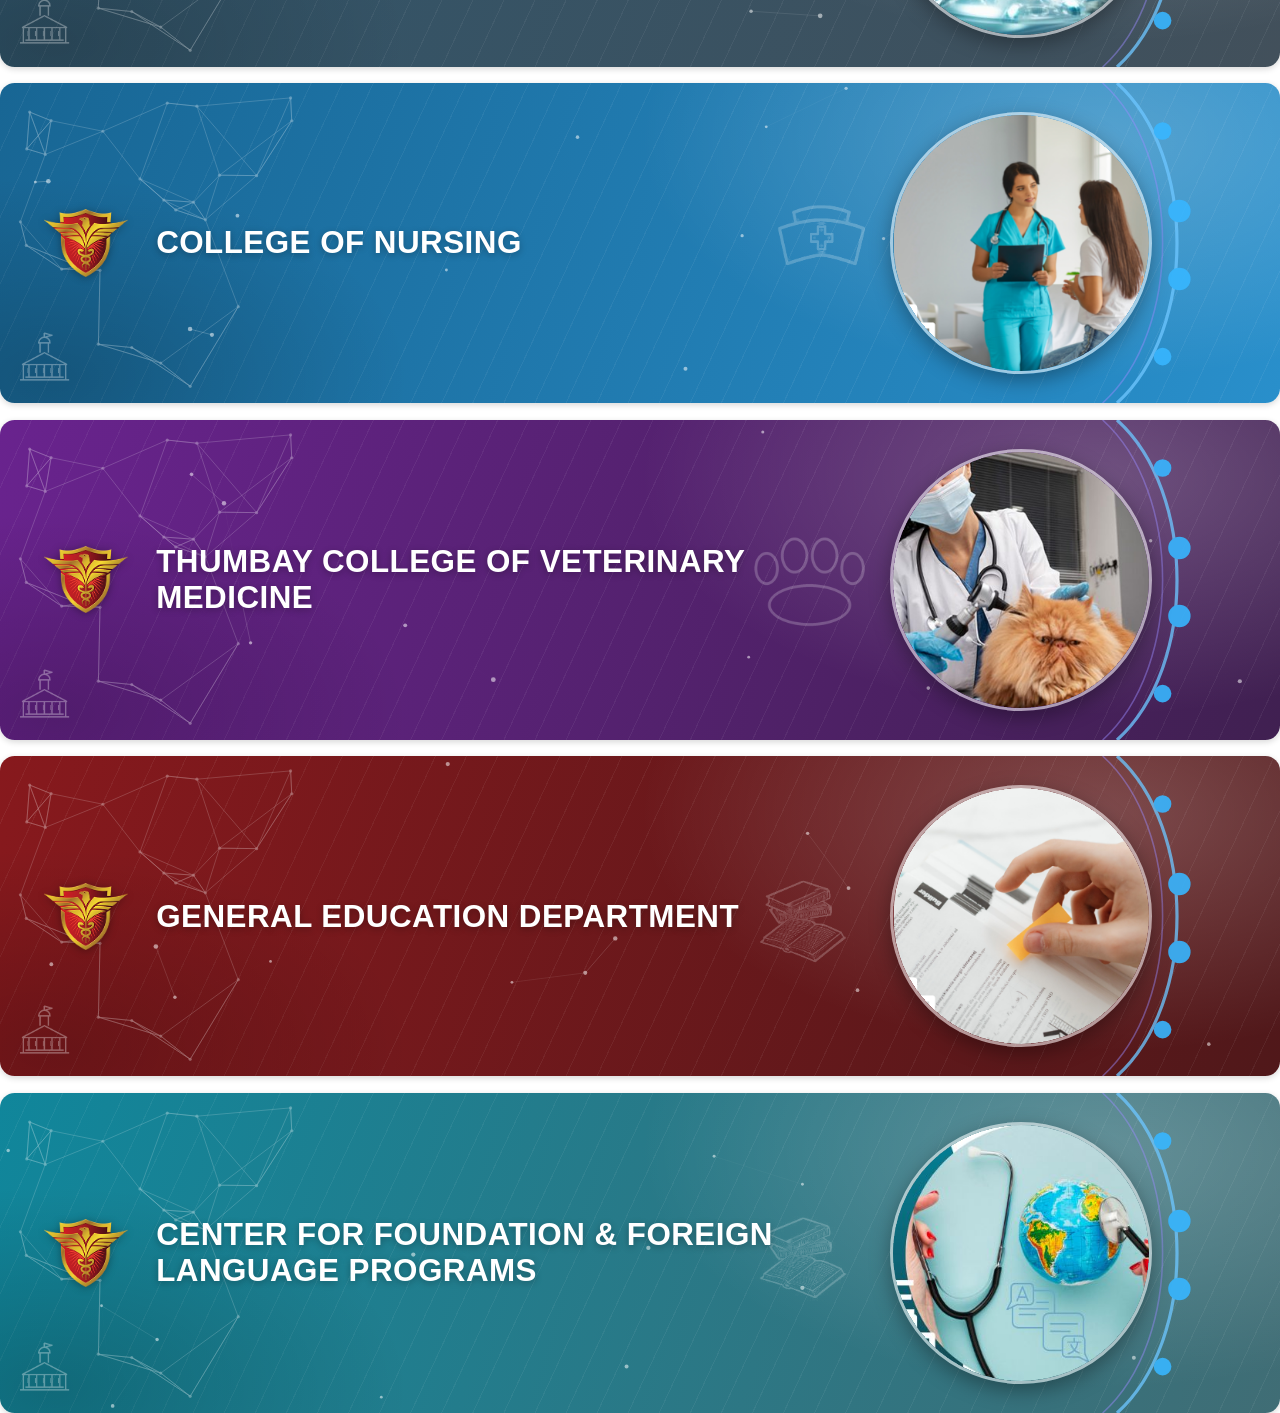
<file: embed.html>
<!DOCTYPE html>
<html lang="en">
<head>
<meta charset="utf-8">
<meta name="viewport" content="width=device-width, initial-scale=1">
<title>GMU College Menu</title>
<base target="_top">
<script src="assets/particles.js" defer></script>
<style>
/* =========================================================
   GMU LMS - College menu  (v2, full redesign)

   WHAT CHANGED FROM v1
   The college name used to be baked into each banner PNG. That forced
   a crop trick on phones - shrink the whole 4:1 image and the title
   became ~11px tall, so the CSS cropped the banner from the right to
   enlarge it. Titles are now real HTML text over a generated card, so
   they scale, wrap, translate, and are selectable. The crop hack and
   its measured 58.6% limit are gone.

   WHY EVERY SIZE IS IN vw / %
   The Moodle embed is an iframe, and Moodle's purifier strips <script>,
   so the frame cannot report its height to the parent. Instead the page
   is built so its height is EXACTLY proportional to its width, letting a
   single CSS aspect-ratio fit the frame with no JavaScript. That only
   holds if every vertical dimension scales with width - hence vw for
   type and %, not px, for spacing. A stray px value here will desync
   the iframe height. See generate.py.

   Inside an iframe 1vw = 1% of the IFRAME width, which is what we want.

   Prefix "gmu-" throughout so nothing collides with Boost.
   ========================================================= */

.gmu-menu {
  max-width: 1200px;
  margin: 0 auto;
  padding: 0 8px;
  box-sizing: border-box;
}

/* ---------------- the card ---------------- */
.gmu-tile {
  display: block;
  position: relative;
  overflow: hidden;
  text-decoration: none;
  aspect-ratio: 4 / 1;                       /* desktop default */
  /* Gap is a PERCENTAGE, which resolves against width, so total page height
     stays exactly proportional to width and the iframe aspect-ratio holds.
     generate.py parses this number - do not switch it to px. */
  margin: 0 0 1.3%;
  border-radius: 1.15vw;
  background: linear-gradient(105deg, var(--from) 0%, var(--to) 100%);
  box-shadow: 0 0.15vw 0.5vw rgba(0,0,0,.16);
  isolation: isolate;
  transform: translateZ(0);
  transition: transform .35s cubic-bezier(.2,.7,.3,1),
              box-shadow .35s cubic-bezier(.2,.7,.3,1);
}

.gmu-tile:last-child { margin-bottom: 0; }

/* =========================================================
   DECORATIVE LAYERS
   The v1 banners carried a graphic language that v2 lost: a
   constellation of linked nodes down the left, a blue arc with
   dots on the right, and a subject line-icon per college. Those
   icons ARE the originals, lifted out of the artwork as white
   alpha PNGs so they can be tinted and scaled freely. The paw and
   the campus building are drawn to match, because Veterinary had
   inherited Medicine's cross and no building mark existed.

   Every layer is sized in %, so the page stays exactly
   proportional to its width - see the note at the top of this file.
   ========================================================= */

/* soft bloom + faint diagonal hatching */
.gmu-tile__bg {
  position: absolute;
  inset: 0;
  pointer-events: none;
  z-index: 0;
  background:
    radial-gradient(58% 120% at 86% 18%, rgba(255,255,255,.22), transparent 62%),
    radial-gradient(40% 90% at 4% 92%, rgba(0,0,0,.20), transparent 70%),
    repeating-linear-gradient(115deg,
      rgba(255,255,255,.055) 0 1px, transparent 1px 2.2vw);
}

/* constellation, far left */
.gmu-tile__mesh {
  position: absolute;
  left: 0; top: 0; bottom: 0;
  width: 24%;
  pointer-events: none;
  opacity: .40;
  z-index: 0;
  background: url("assets/deco/constellation.svg") left center / 100% 100% no-repeat;
}

/* campus building mark, bottom-left - sits below the shield, not behind it */
.gmu-tile__building {
  position: absolute;
  left: 1.2%;
  bottom: 6%;
  width: 4.6%;
  aspect-ratio: 169 / 152;
  pointer-events: none;
  opacity: .34;
  z-index: 1;
  background: url("assets/deco/building.png") center / contain no-repeat;
}

/* Blue arc. It must clear the photo's right edge or it is invisible:
   background-size:contain renders it at height/2 wide regardless of the
   box, so an over-wide box just centres it behind the circle. The photo
   sits at right:10% to leave this gap, as the v1 banners did. */
.gmu-tile__arc {
  position: absolute;
  right: 1.5%;
  top: 0; bottom: 0;
  width: 15%;
  pointer-events: none;
  opacity: .9;
  z-index: 1;
  background: url("assets/deco/arc.svg") center / contain no-repeat;
}

/* subject line-icon, watermarked between the title and the photo */
.gmu-tile__icon {
  position: absolute;
  right: 32%;
  top: 50%;
  transform: translateY(-50%);
  width: 9.5%;
  pointer-events: none;
  opacity: .22;
  z-index: 1;
}

/* =========================================================
   NODE NETWORK
   Sparse linked nodes drawn to a canvas by assets/particles.js, one
   per tile, nudged aside by the cursor. This replaced three layers of
   CSS dot-fields: those were a drifting dust cloud that could not react
   to the pointer, and were too busy.

   The container is zero-size and the canvas inside it is absolutely
   positioned, so nothing here participates in layout - the iframe
   height stays a fixed ratio of its width.

   pointer-events:none matters: each tile is a link, and the canvas
   covers it completely. The script tracks the pointer on window.

   Without JavaScript this stays empty and the card keeps its
   gradient, mesh, arc, icon and photo.
   ========================================================= */
.gmu-tile__particles {
  position: absolute;
  inset: 0;
  z-index: 1;
  pointer-events: none;
  overflow: hidden;
}

.gmu-tile__particles canvas {
  position: absolute;
  top: 0;
  left: 0;
  pointer-events: none;
  opacity: .85;
  transition: opacity .35s ease;
}

@media (hover: hover) {
  .gmu-tile:hover .gmu-tile__particles canvas { opacity: 1; }
}

/* ---------------- content ---------------- */
.gmu-tile__body {
  position: absolute;
  inset: 0;
  display: flex;
  align-items: center;
  gap: 2.2vw;
  /* Right padding must clear the photo, which starts at 100% - 10% - 20% = 70%.
     Keep a margin: text ending flush against the circle reads as a collision. */
  padding: 0 36% 0 3.4%;
  box-sizing: border-box;
  z-index: 2;
}

.gmu-tile__shield {
  flex: 0 0 auto;
  width: 6.6vw;
  height: auto;
  display: block;
  filter: drop-shadow(0 0.15vw 0.35vw rgba(0,0,0,.35));
}

.gmu-tile__name {
  font-family: Montserrat, "Segoe UI", Arial, sans-serif;
  font-weight: 800;
  font-size: 2.45vw;
  line-height: 1.14;
  letter-spacing: .015em;
  text-transform: uppercase;
  color: #fff;
  text-shadow: 0 0.15vw 0.6vw rgba(0,0,0,.28);
}

/* ---------------- photo ---------------- */
.gmu-tile__photo {
  position: absolute;
  right: 10%;
  top: 50%;
  transform: translateY(-50%);
  width: 20%;
  aspect-ratio: 1;
  object-fit: cover;
  border-radius: 50%;
  border: 0.3vw solid rgba(255,255,255,.55);
  box-shadow: 0 0.5vw 1.6vw rgba(0,0,0,.34);
  z-index: 2;
  transition: transform .55s cubic-bezier(.2,.7,.3,1);
}

/* ---------------- entrance ---------------- */
@keyframes gmu-rise {
  from { opacity: 0; transform: translateY(18px); }
  to   { opacity: 1; transform: translateY(0); }
}
.gmu-tile {
  opacity: 0;
  animation: gmu-rise .6s cubic-bezier(.2,.7,.3,1) forwards;
}
.gmu-tile:nth-child(1) { animation-delay: .05s; }
.gmu-tile:nth-child(2) { animation-delay: .11s; }
.gmu-tile:nth-child(3) { animation-delay: .17s; }
.gmu-tile:nth-child(4) { animation-delay: .23s; }
.gmu-tile:nth-child(5) { animation-delay: .29s; }
.gmu-tile:nth-child(6) { animation-delay: .35s; }
.gmu-tile:nth-child(7) { animation-delay: .41s; }
.gmu-tile:nth-child(8) { animation-delay: .47s; }
.gmu-tile:nth-child(9) { animation-delay: .53s; }

/* ---------------- hover / focus ---------------- */
@media (hover: hover) {
  .gmu-tile:hover {
    transform: translateY(-0.4vw);
    box-shadow: 0 1.1vw 2.4vw rgba(0,0,0,.32);
  }
  .gmu-tile:hover .gmu-tile__photo { transform: translateY(-50%) scale(1.07); }
  .gmu-tile:hover::after {
    opacity: 1;
    animation: gmu-sweep .85s cubic-bezier(.25,.6,.3,1);
  }
}

/* highlight ring */
.gmu-tile::before {
  content: "";
  position: absolute;
  inset: 0;
  border-radius: inherit;
  border: 0.16vw solid rgba(255,255,255,.85);
  opacity: 0;
  pointer-events: none;
  transition: opacity .35s ease;
  z-index: 3;
}
.gmu-tile:hover::before,
.gmu-tile:focus-visible::before { opacity: 1; }

/* shine sweep */
.gmu-tile::after {
  content: "";
  position: absolute;
  top: 0; bottom: 0;
  left: -60%;
  width: 45%;
  pointer-events: none;
  z-index: 3;
  background: linear-gradient(100deg,
              rgba(255,255,255,0) 0%,
              rgba(255,255,255,.34) 50%,
              rgba(255,255,255,0) 100%);
  transform: skewX(-18deg);
  opacity: 0;
}
@keyframes gmu-sweep {
  from { left: -60%; }
  to   { left: 115%; }
}

.gmu-tile:focus-visible {
  outline: 0.25vw solid #ffd34d;
  outline-offset: 0.25vw;
}

/* =========================================================
   DEVICE BANDS
   Only the tile aspect and the type scale change. Because the
   title is live text, nothing is ever cropped - the card simply
   gets proportionally taller and the type proportionally larger
   on small screens. Keep these in sync with BANDS in generate.py,
   which derives the iframe height from them.
   ========================================================= */

/* large phone / small tablet */
@media (max-width: 780px) {
  .gmu-tile        { aspect-ratio: 16 / 5; border-radius: 1.6vw; }
  .gmu-tile__name  { font-size: 3.1vw; }
  .gmu-tile__shield{ width: 8vw; }
  .gmu-tile__body  { padding-right: 33%; gap: 2.4vw; }
}

/* small phone */
@media (max-width: 430px) {
  .gmu-tile        { aspect-ratio: 12 / 5; border-radius: 2.2vw; }
  .gmu-tile__name  { font-size: 4.15vw; }
  .gmu-tile__shield{ width: 10vw; }
  .gmu-tile__body  { padding: 0 37% 0 4.5%; gap: 3vw; }
  .gmu-tile__photo { width: 22%; border-width: 0.5vw; }
}

/* ---------------- reduced motion ---------------- */
@media (prefers-reduced-motion: reduce) {
  .gmu-tile, .gmu-tile__photo {
    animation: none !important;
    transition: none !important;
    opacity: 1 !important;
  }
  .gmu-tile { transform: none !important; }
  .gmu-tile__photo { transform: translateY(-50%) !important; }
  .gmu-tile::after { display: none; }
  /* particles.js also checks prefers-reduced-motion and draws a
     single static frame instead of animating. */
}

/* Overrides that make total height exactly proportional to width.
   These deliberately beat gmu-menu.css:
     - no page padding, no max-width  (parent iframe caps the width)
     - gap in %, which resolves against WIDTH, not height
     - aspect ratios keyed on WIDTH only

   Why not the orientation queries in gmu-menu.css: inside an iframe the
   "orientation" media feature compares the IFRAME's box, and this frame is
   always far taller than it is wide, so it would report portrait on every
   device including desktop. Width-only queries are the correct signal here. */
html, body { margin:0; padding:0; background:transparent; }
.gmu-menu { max-width:none !important; padding:0 !important; margin:0 !important; }
/* border-radius is left alone on purpose: it does not affect layout height,
   so it cannot disturb the proportionality the aspect-ratio depends on. */
.gmu-tile { margin:0 0 1.3% !important; }
.gmu-tile:last-child { margin-bottom:0 !important; }

@media (max-width: 430px) {
  .gmu-tile { aspect-ratio: 2.400000; }
}
@media (min-width: 431px) and (max-width: 780px) {
  .gmu-tile { aspect-ratio: 3.200000; }
}
@media (min-width: 781px) {
  .gmu-tile { aspect-ratio: 4.000000; }
}
</style>
</head>
<body>
<div class="gmu-menu" style="max-width:1200px;margin:0 auto;padding:0 8px;box-sizing:border-box;">

  <a class="gmu-tile" href="https://lms.gmu.ac.ae/moodle/course/index.php?categoryid=2"
     style="--from:#299050;--to:#235233">
    <span class="gmu-tile__bg"></span>
    <span class="gmu-tile__mesh"></span>
    <span class="gmu-tile__building"></span>
    <span class="gmu-tile__arc"></span>
    <span class="gmu-tile__particles"></span>
    <img class="gmu-tile__icon" src="assets/icons/01-college-of-medicine.png" alt="">
    <span class="gmu-tile__body">
      <img class="gmu-tile__shield" src="assets/shield.png" alt="">
      <span class="gmu-tile__name">College of Medicine</span>
    </span>
    <img class="gmu-tile__photo" src="assets/photos/01-college-of-medicine.png" alt="">
  </a>

  <a class="gmu-tile" href="https://lms.gmu.ac.ae/moodle/course/index.php?categoryid=4"
     style="--from:#08462a;--to:#132e21">
    <span class="gmu-tile__bg"></span>
    <span class="gmu-tile__mesh"></span>
    <span class="gmu-tile__building"></span>
    <span class="gmu-tile__arc"></span>
    <span class="gmu-tile__particles"></span>
    <img class="gmu-tile__icon" src="assets/icons/02-college-of-pharmacy.png" alt="">
    <span class="gmu-tile__body">
      <img class="gmu-tile__shield" src="assets/shield.png" alt="">
      <span class="gmu-tile__name">College of Pharmacy</span>
    </span>
    <img class="gmu-tile__photo" src="assets/photos/02-college-of-pharmacy.png" alt="">
  </a>

  <a class="gmu-tile" href="https://lms.gmu.ac.ae/moodle/course/index.php?categoryid=3"
     style="--from:#d7569b;--to:#773657">
    <span class="gmu-tile__bg"></span>
    <span class="gmu-tile__mesh"></span>
    <span class="gmu-tile__building"></span>
    <span class="gmu-tile__arc"></span>
    <span class="gmu-tile__particles"></span>
    <img class="gmu-tile__icon" src="assets/icons/03-college-of-dentistry.png" alt="">
    <span class="gmu-tile__body">
      <img class="gmu-tile__shield" src="assets/shield.png" alt="">
      <span class="gmu-tile__name">College of Dentistry</span>
    </span>
    <img class="gmu-tile__photo" src="assets/photos/03-college-of-dentistry.png" alt="">
  </a>

  <a class="gmu-tile" href="https://lms.gmu.ac.ae/moodle/course/index.php?categoryid=5"
     style="--from:#509935;--to:#365626">
    <span class="gmu-tile__bg"></span>
    <span class="gmu-tile__mesh"></span>
    <span class="gmu-tile__building"></span>
    <span class="gmu-tile__arc"></span>
    <span class="gmu-tile__particles"></span>
    <img class="gmu-tile__icon" src="assets/icons/04-college-of-health-sciences.png" alt="">
    <span class="gmu-tile__body">
      <img class="gmu-tile__shield" src="assets/shield.png" alt="">
      <span class="gmu-tile__name">College of Health Sciences</span>
    </span>
    <img class="gmu-tile__photo" src="assets/photos/04-college-of-health-sciences.png" alt="">
  </a>

  <a class="gmu-tile" href="https://lms.gmu.ac.ae/moodle/course/index.php?categoryid=6"
     style="--from:#2f556b;--to:#42505b">
    <span class="gmu-tile__bg"></span>
    <span class="gmu-tile__mesh"></span>
    <span class="gmu-tile__building"></span>
    <span class="gmu-tile__arc"></span>
    <span class="gmu-tile__particles"></span>
    <img class="gmu-tile__icon" src="assets/icons/05-management-and-ai.png" alt="">
    <span class="gmu-tile__body">
      <img class="gmu-tile__shield" src="assets/shield.png" alt="">
      <span class="gmu-tile__name">Thumbay College of Management and AI in Healthcare</span>
    </span>
    <img class="gmu-tile__photo" src="assets/photos/05-management-and-ai.png" alt="">
  </a>

  <a class="gmu-tile" href="https://lms.gmu.ac.ae/moodle/course/index.php?categoryid=541"
     style="--from:#186694;--to:#298fcb">
    <span class="gmu-tile__bg"></span>
    <span class="gmu-tile__mesh"></span>
    <span class="gmu-tile__building"></span>
    <span class="gmu-tile__arc"></span>
    <span class="gmu-tile__particles"></span>
    <img class="gmu-tile__icon" src="assets/icons/06-college-of-nursing.png" alt="">
    <span class="gmu-tile__body">
      <img class="gmu-tile__shield" src="assets/shield.png" alt="">
      <span class="gmu-tile__name">College of Nursing</span>
    </span>
    <img class="gmu-tile__photo" src="assets/photos/06-college-of-nursing.png" alt="">
  </a>

  <a class="gmu-tile" href="https://lms.gmu.ac.ae/moodle/course/index.php?categoryid=2712"
     style="--from:#69238e;--to:#402051">
    <span class="gmu-tile__bg"></span>
    <span class="gmu-tile__mesh"></span>
    <span class="gmu-tile__building"></span>
    <span class="gmu-tile__arc"></span>
    <span class="gmu-tile__particles"></span>
    <img class="gmu-tile__icon" src="assets/icons/07-veterinary-medicine.png" alt="">
    <span class="gmu-tile__body">
      <img class="gmu-tile__shield" src="assets/shield.png" alt="">
      <span class="gmu-tile__name">Thumbay College of Veterinary Medicine</span>
    </span>
    <img class="gmu-tile__photo" src="assets/photos/07-veterinary-medicine.png" alt="">
  </a>

  <a class="gmu-tile" href="https://lms.gmu.ac.ae/moodle/course/index.php?categoryid=1527"
     style="--from:#87191d;--to:#50181a">
    <span class="gmu-tile__bg"></span>
    <span class="gmu-tile__mesh"></span>
    <span class="gmu-tile__building"></span>
    <span class="gmu-tile__arc"></span>
    <span class="gmu-tile__particles"></span>
    <img class="gmu-tile__icon" src="assets/icons/08-general-education-department.png" alt="">
    <span class="gmu-tile__body">
      <img class="gmu-tile__shield" src="assets/shield.png" alt="">
      <span class="gmu-tile__name">General Education Department</span>
    </span>
    <img class="gmu-tile__photo" src="assets/photos/08-general-education-department.png" alt="">
  </a>

  <a class="gmu-tile" href="https://lms.gmu.ac.ae/moodle/course/index.php?categoryid=2200"
     style="--from:#10869b;--to:#406d75">
    <span class="gmu-tile__bg"></span>
    <span class="gmu-tile__mesh"></span>
    <span class="gmu-tile__building"></span>
    <span class="gmu-tile__arc"></span>
    <span class="gmu-tile__particles"></span>
    <img class="gmu-tile__icon" src="assets/icons/09-foundation-foreign-language.png" alt="">
    <span class="gmu-tile__body">
      <img class="gmu-tile__shield" src="assets/shield.png" alt="">
      <span class="gmu-tile__name">Center for Foundation &amp; Foreign Language Programs</span>
    </span>
    <img class="gmu-tile__photo" src="assets/photos/09-foundation-foreign-language.png" alt="">
  </a>

</div>
</body>
</html>
</file>
